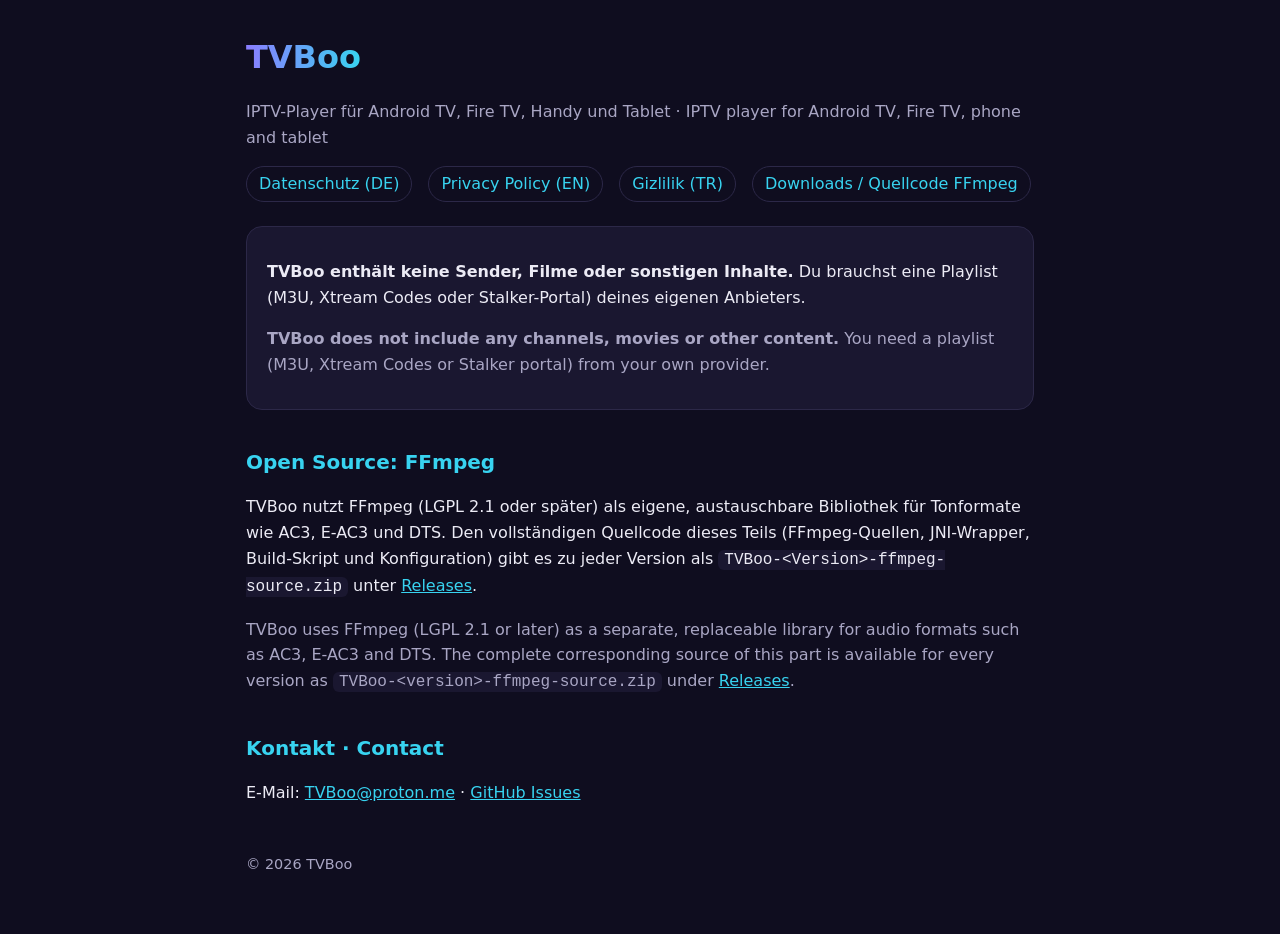
<file: index.html>
<!doctype html>
<html lang="de">
<head>
<meta charset="utf-8">
<meta name="viewport" content="width=device-width, initial-scale=1">
<title>TVBoo</title>
<link rel="stylesheet" href="style.css">
</head>
<body>
<main>
  <h1><span>TVBoo</span></h1>
  <p class="dim">IPTV-Player für Android TV, Fire TV, Handy und Tablet · IPTV player for Android TV, Fire TV, phone and tablet</p>

  <nav>
    <a href="datenschutz.html">Datenschutz (DE)</a>
    <a href="privacy.html">Privacy Policy (EN)</a>
    <a href="gizlilik.html">Gizlilik (TR)</a>
    <a href="https://github.com/AbuTvboo/tvboo/releases">Downloads / Quellcode FFmpeg</a>
  </nav>

  <div class="card">
    <p><strong>TVBoo enthält keine Sender, Filme oder sonstigen Inhalte.</strong> Du brauchst eine Playlist (M3U, Xtream Codes oder Stalker-Portal) deines eigenen Anbieters.</p>
    <p class="dim"><strong>TVBoo does not include any channels, movies or other content.</strong> You need a playlist (M3U, Xtream Codes or Stalker portal) from your own provider.</p>
  </div>

  <h2>Open Source: FFmpeg</h2>
  <p>TVBoo nutzt FFmpeg (LGPL 2.1 oder später) als eigene, austauschbare Bibliothek für Tonformate wie AC3, E-AC3 und DTS. Den vollständigen Quellcode dieses Teils (FFmpeg-Quellen, JNI-Wrapper, Build-Skript und Konfiguration) gibt es zu jeder Version als <code>TVBoo-&lt;Version&gt;-ffmpeg-source.zip</code> unter <a href="https://github.com/AbuTvboo/tvboo/releases">Releases</a>.</p>
  <p class="dim">TVBoo uses FFmpeg (LGPL 2.1 or later) as a separate, replaceable library for audio formats such as AC3, E-AC3 and DTS. The complete corresponding source of this part is available for every version as <code>TVBoo-&lt;version&gt;-ffmpeg-source.zip</code> under <a href="https://github.com/AbuTvboo/tvboo/releases">Releases</a>.</p>

  <h2>Kontakt · Contact</h2>
  <p>E-Mail: <a class="mail" data-u="TVBoo" data-d="proton.me">TVBoo [at] proton.me</a> · <a href="https://github.com/AbuTvboo/tvboo/issues">GitHub Issues</a></p>

  <footer>© 2026 TVBoo</footer>
</main>
<script src="mail.js"></script>
</body>
</html>
</file>
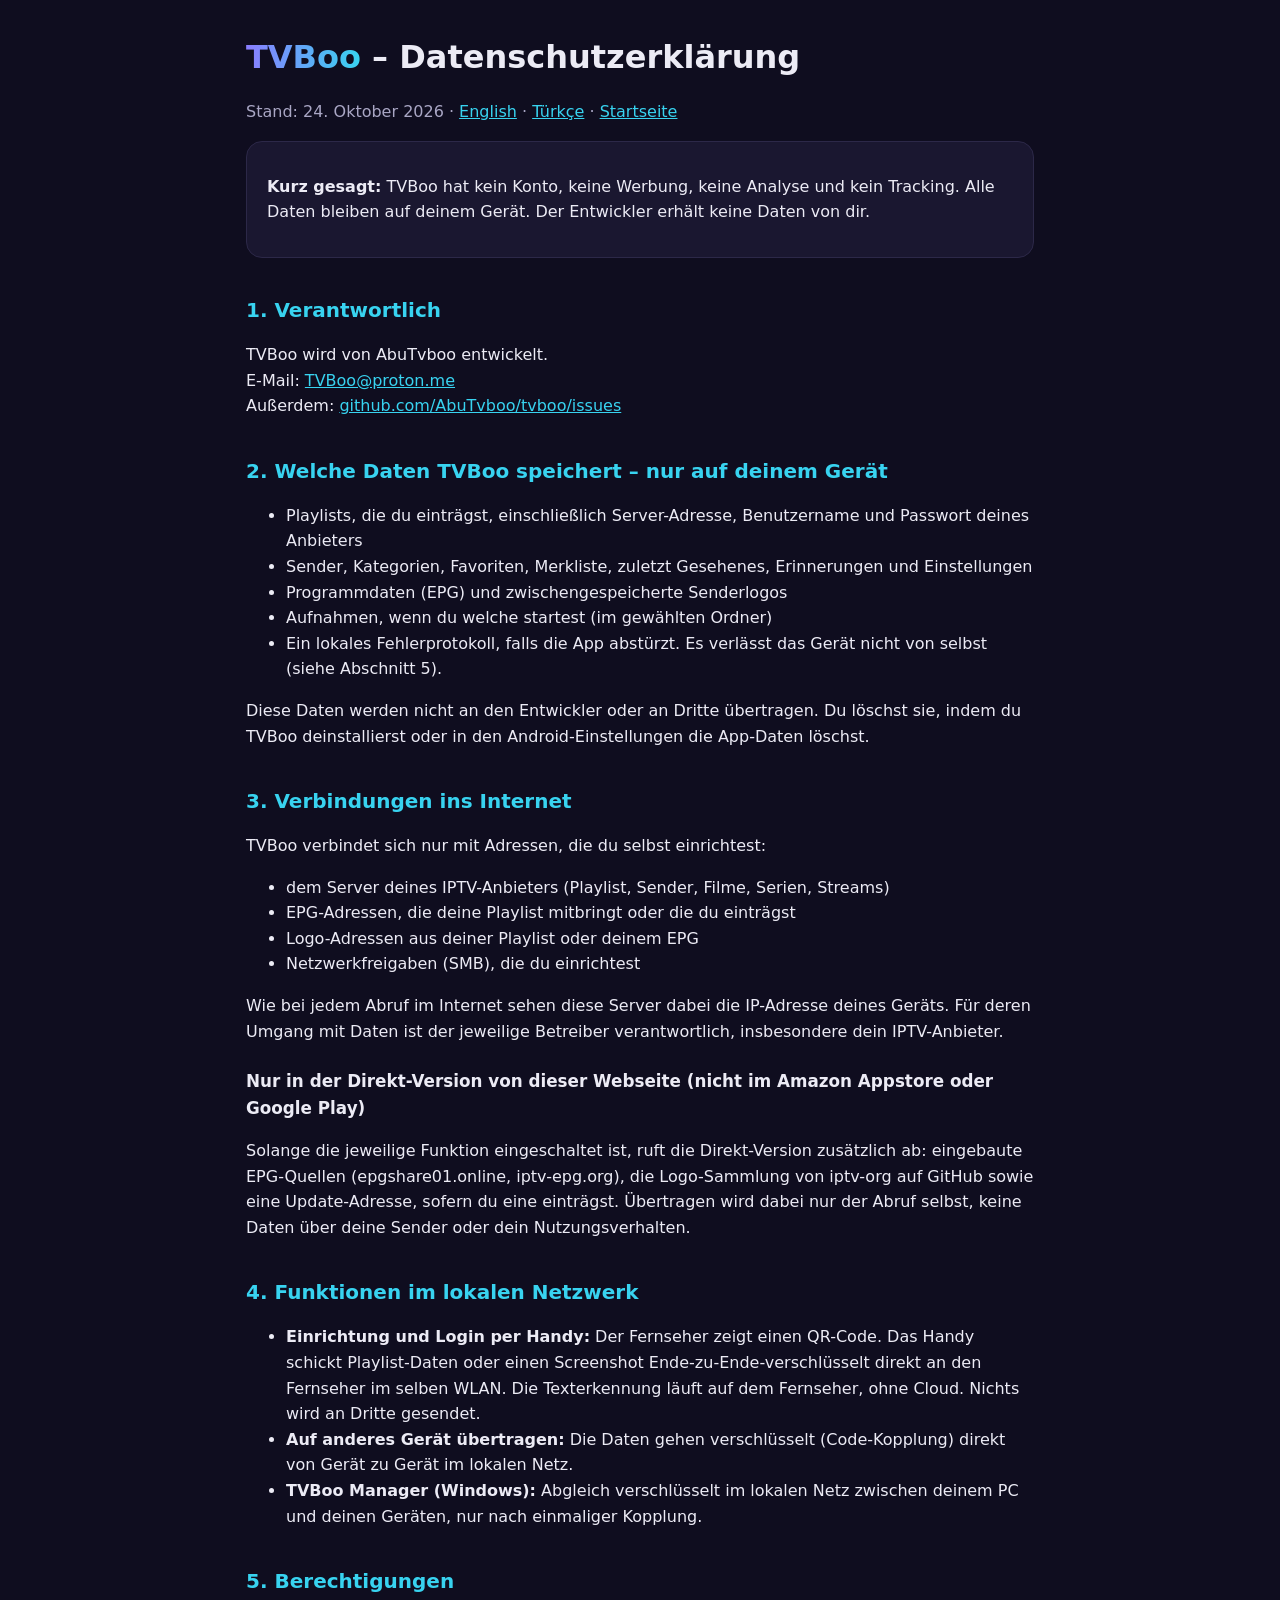
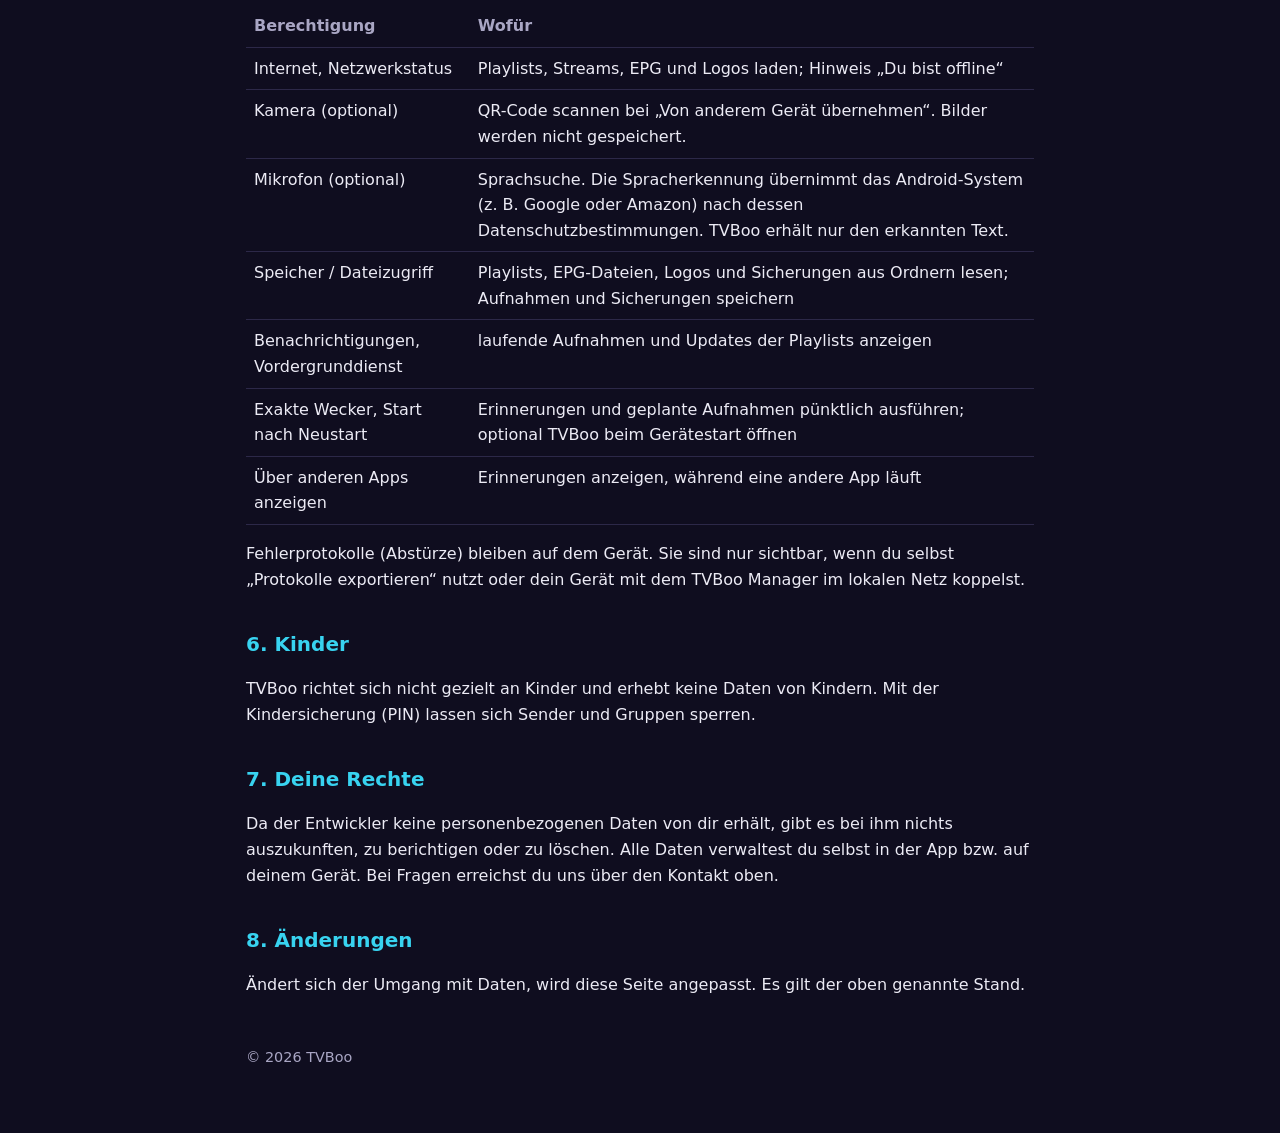
<file: datenschutz.html>
<!doctype html>
<html lang="de">
<head>
<meta charset="utf-8">
<meta name="viewport" content="width=device-width, initial-scale=1">
<title>TVBoo Datenschutz</title>
<link rel="stylesheet" href="style.css">
</head>
<body>
<main>
  <h1><span>TVBoo</span> – Datenschutzerklärung</h1>
  <p class="dim">Stand: 24. Oktober 2026 · <a href="privacy.html">English</a> · <a href="gizlilik.html">Türkçe</a> · <a href="index.html">Startseite</a></p>

  <div class="card">
    <p><strong>Kurz gesagt:</strong> TVBoo hat kein Konto, keine Werbung, keine Analyse und kein Tracking. Alle Daten bleiben auf deinem Gerät. Der Entwickler erhält keine Daten von dir.</p>
  </div>

  <h2>1. Verantwortlich</h2>
  <p>TVBoo wird von AbuTvboo entwickelt.<br>E-Mail: <a class="mail" data-u="TVBoo" data-d="proton.me">TVBoo [at] proton.me</a><br>Außerdem: <a href="https://github.com/AbuTvboo/tvboo/issues">github.com/AbuTvboo/tvboo/issues</a></p>

  <h2>2. Welche Daten TVBoo speichert – nur auf deinem Gerät</h2>
  <ul>
    <li>Playlists, die du einträgst, einschließlich Server-Adresse, Benutzername und Passwort deines Anbieters</li>
    <li>Sender, Kategorien, Favoriten, Merkliste, zuletzt Gesehenes, Erinnerungen und Einstellungen</li>
    <li>Programmdaten (EPG) und zwischengespeicherte Senderlogos</li>
    <li>Aufnahmen, wenn du welche startest (im gewählten Ordner)</li>
    <li>Ein lokales Fehlerprotokoll, falls die App abstürzt. Es verlässt das Gerät nicht von selbst (siehe Abschnitt 5).</li>
  </ul>
  <p>Diese Daten werden nicht an den Entwickler oder an Dritte übertragen. Du löschst sie, indem du TVBoo deinstallierst oder in den Android-Einstellungen die App-Daten löschst.</p>

  <h2>3. Verbindungen ins Internet</h2>
  <p>TVBoo verbindet sich nur mit Adressen, die du selbst einrichtest:</p>
  <ul>
    <li>dem Server deines IPTV-Anbieters (Playlist, Sender, Filme, Serien, Streams)</li>
    <li>EPG-Adressen, die deine Playlist mitbringt oder die du einträgst</li>
    <li>Logo-Adressen aus deiner Playlist oder deinem EPG</li>
    <li>Netzwerkfreigaben (SMB), die du einrichtest</li>
  </ul>
  <p>Wie bei jedem Abruf im Internet sehen diese Server dabei die IP-Adresse deines Geräts. Für deren Umgang mit Daten ist der jeweilige Betreiber verantwortlich, insbesondere dein IPTV-Anbieter.</p>
  <h3>Nur in der Direkt-Version von dieser Webseite (nicht im Amazon Appstore oder Google Play)</h3>
  <p>Solange die jeweilige Funktion eingeschaltet ist, ruft die Direkt-Version zusätzlich ab: eingebaute EPG-Quellen (epgshare01.online, iptv-epg.org), die Logo-Sammlung von iptv-org auf GitHub sowie eine Update-Adresse, sofern du eine einträgst. Übertragen wird dabei nur der Abruf selbst, keine Daten über deine Sender oder dein Nutzungsverhalten.</p>

  <h2>4. Funktionen im lokalen Netzwerk</h2>
  <ul>
    <li><strong>Einrichtung und Login per Handy:</strong> Der Fernseher zeigt einen QR-Code. Das Handy schickt Playlist-Daten oder einen Screenshot Ende-zu-Ende-verschlüsselt direkt an den Fernseher im selben WLAN. Die Texterkennung läuft auf dem Fernseher, ohne Cloud. Nichts wird an Dritte gesendet.</li>
    <li><strong>Auf anderes Gerät übertragen:</strong> Die Daten gehen verschlüsselt (Code-Kopplung) direkt von Gerät zu Gerät im lokalen Netz.</li>
    <li><strong>TVBoo Manager (Windows):</strong> Abgleich verschlüsselt im lokalen Netz zwischen deinem PC und deinen Geräten, nur nach einmaliger Kopplung.</li>
  </ul>

  <h2>5. Berechtigungen</h2>
  <table>
    <tr><th>Berechtigung</th><th>Wofür</th></tr>
    <tr><td>Internet, Netzwerkstatus</td><td>Playlists, Streams, EPG und Logos laden; Hinweis „Du bist offline“</td></tr>
    <tr><td>Kamera (optional)</td><td>QR-Code scannen bei „Von anderem Gerät übernehmen“. Bilder werden nicht gespeichert.</td></tr>
    <tr><td>Mikrofon (optional)</td><td>Sprachsuche. Die Spracherkennung übernimmt das Android-System (z. B. Google oder Amazon) nach dessen Datenschutzbestimmungen. TVBoo erhält nur den erkannten Text.</td></tr>
    <tr><td>Speicher / Dateizugriff</td><td>Playlists, EPG-Dateien, Logos und Sicherungen aus Ordnern lesen; Aufnahmen und Sicherungen speichern</td></tr>
    <tr><td>Benachrichtigungen, Vordergrunddienst</td><td>laufende Aufnahmen und Updates der Playlists anzeigen</td></tr>
    <tr><td>Exakte Wecker, Start nach Neustart</td><td>Erinnerungen und geplante Aufnahmen pünktlich ausführen; optional TVBoo beim Gerätestart öffnen</td></tr>
    <tr><td>Über anderen Apps anzeigen</td><td>Erinnerungen anzeigen, während eine andere App läuft</td></tr>
  </table>
  <p>Fehlerprotokolle (Abstürze) bleiben auf dem Gerät. Sie sind nur sichtbar, wenn du selbst „Protokolle exportieren“ nutzt oder dein Gerät mit dem TVBoo Manager im lokalen Netz koppelst.</p>

  <h2>6. Kinder</h2>
  <p>TVBoo richtet sich nicht gezielt an Kinder und erhebt keine Daten von Kindern. Mit der Kindersicherung (PIN) lassen sich Sender und Gruppen sperren.</p>

  <h2>7. Deine Rechte</h2>
  <p>Da der Entwickler keine personenbezogenen Daten von dir erhält, gibt es bei ihm nichts auszukunften, zu berichtigen oder zu löschen. Alle Daten verwaltest du selbst in der App bzw. auf deinem Gerät. Bei Fragen erreichst du uns über den Kontakt oben.</p>

  <h2>8. Änderungen</h2>
  <p>Ändert sich der Umgang mit Daten, wird diese Seite angepasst. Es gilt der oben genannte Stand.</p>

  <footer>© 2026 TVBoo</footer>
</main>
<script src="mail.js"></script>
</body>
</html>
</file>
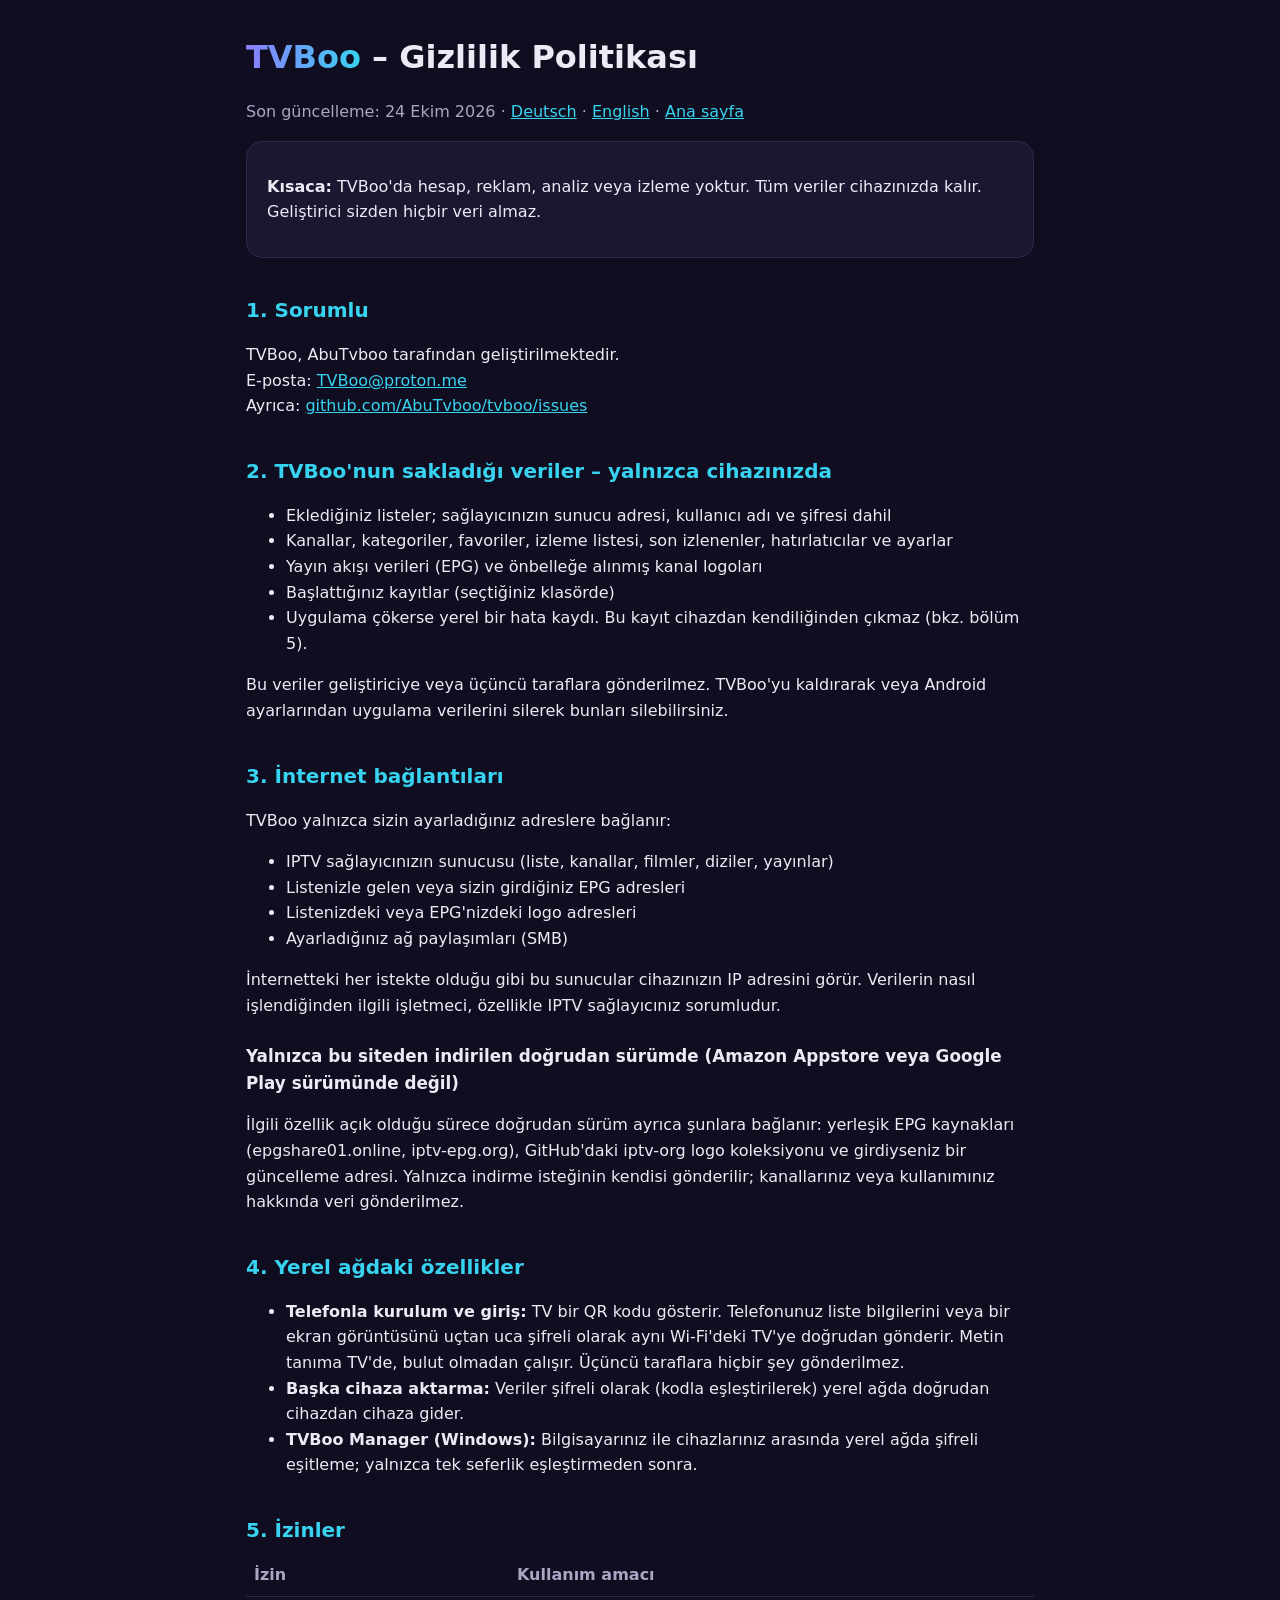
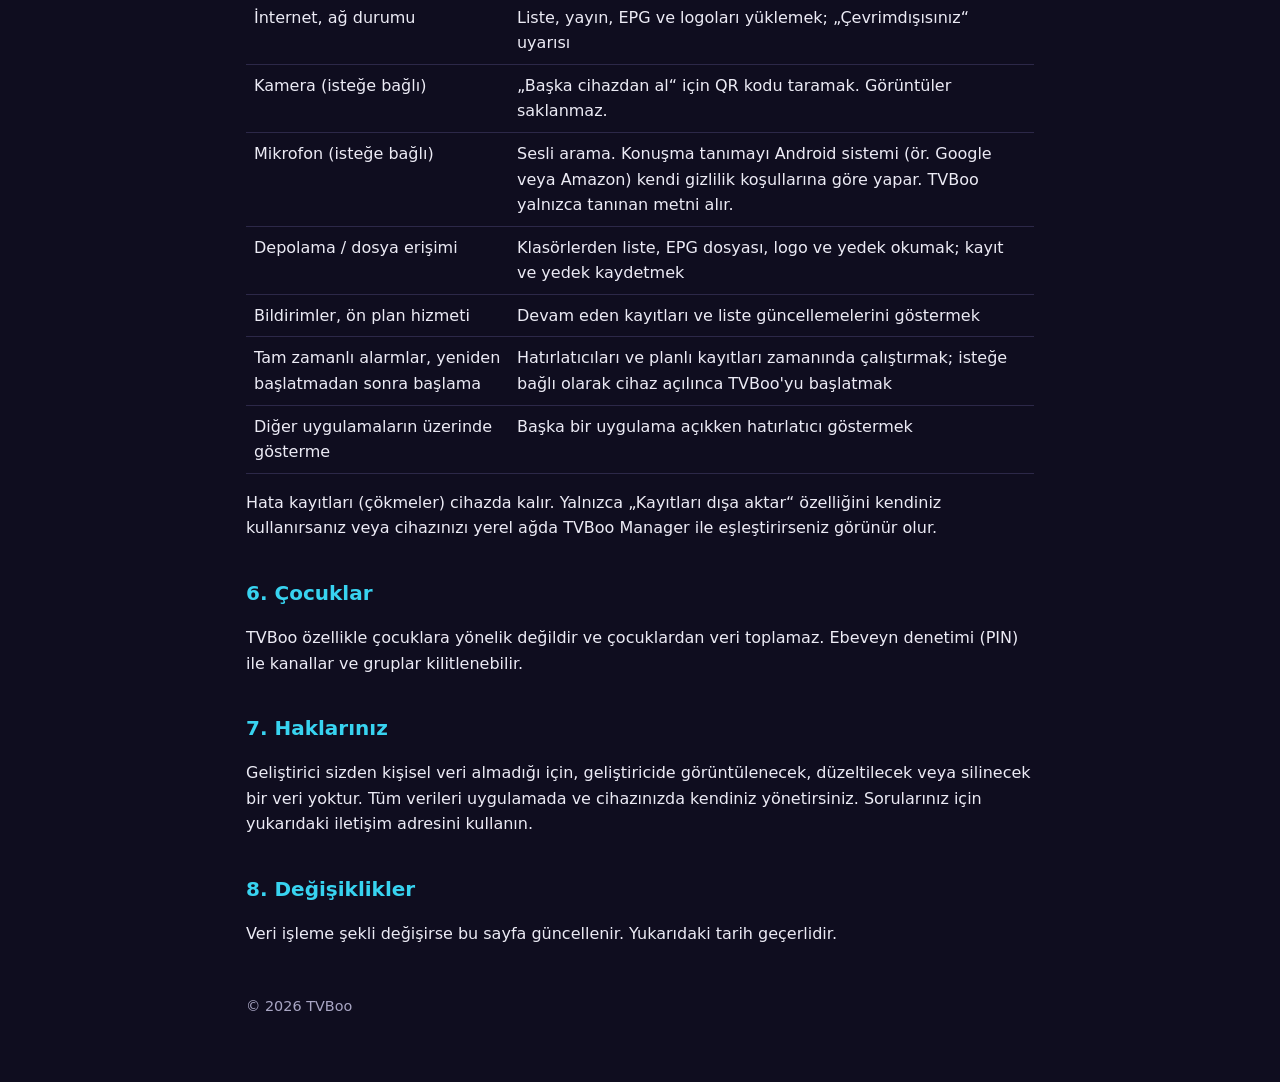
<file: gizlilik.html>
<!doctype html>
<html lang="tr">
<head>
<meta charset="utf-8">
<meta name="viewport" content="width=device-width, initial-scale=1">
<title>TVBoo Gizlilik</title>
<link rel="stylesheet" href="style.css">
</head>
<body>
<main>
  <h1><span>TVBoo</span> – Gizlilik Politikası</h1>
  <p class="dim">Son güncelleme: 24 Ekim 2026 · <a href="datenschutz.html">Deutsch</a> · <a href="privacy.html">English</a> · <a href="index.html">Ana sayfa</a></p>

  <div class="card">
    <p><strong>Kısaca:</strong> TVBoo'da hesap, reklam, analiz veya izleme yoktur. Tüm veriler cihazınızda kalır. Geliştirici sizden hiçbir veri almaz.</p>
  </div>

  <h2>1. Sorumlu</h2>
  <p>TVBoo, AbuTvboo tarafından geliştirilmektedir.<br>E-posta: <a class="mail" data-u="TVBoo" data-d="proton.me">TVBoo [at] proton.me</a><br>Ayrıca: <a href="https://github.com/AbuTvboo/tvboo/issues">github.com/AbuTvboo/tvboo/issues</a></p>

  <h2>2. TVBoo'nun sakladığı veriler – yalnızca cihazınızda</h2>
  <ul>
    <li>Eklediğiniz listeler; sağlayıcınızın sunucu adresi, kullanıcı adı ve şifresi dahil</li>
    <li>Kanallar, kategoriler, favoriler, izleme listesi, son izlenenler, hatırlatıcılar ve ayarlar</li>
    <li>Yayın akışı verileri (EPG) ve önbelleğe alınmış kanal logoları</li>
    <li>Başlattığınız kayıtlar (seçtiğiniz klasörde)</li>
    <li>Uygulama çökerse yerel bir hata kaydı. Bu kayıt cihazdan kendiliğinden çıkmaz (bkz. bölüm 5).</li>
  </ul>
  <p>Bu veriler geliştiriciye veya üçüncü taraflara gönderilmez. TVBoo'yu kaldırarak veya Android ayarlarından uygulama verilerini silerek bunları silebilirsiniz.</p>

  <h2>3. İnternet bağlantıları</h2>
  <p>TVBoo yalnızca sizin ayarladığınız adreslere bağlanır:</p>
  <ul>
    <li>IPTV sağlayıcınızın sunucusu (liste, kanallar, filmler, diziler, yayınlar)</li>
    <li>Listenizle gelen veya sizin girdiğiniz EPG adresleri</li>
    <li>Listenizdeki veya EPG'nizdeki logo adresleri</li>
    <li>Ayarladığınız ağ paylaşımları (SMB)</li>
  </ul>
  <p>İnternetteki her istekte olduğu gibi bu sunucular cihazınızın IP adresini görür. Verilerin nasıl işlendiğinden ilgili işletmeci, özellikle IPTV sağlayıcınız sorumludur.</p>
  <h3>Yalnızca bu siteden indirilen doğrudan sürümde (Amazon Appstore veya Google Play sürümünde değil)</h3>
  <p>İlgili özellik açık olduğu sürece doğrudan sürüm ayrıca şunlara bağlanır: yerleşik EPG kaynakları (epgshare01.online, iptv-epg.org), GitHub'daki iptv-org logo koleksiyonu ve girdiyseniz bir güncelleme adresi. Yalnızca indirme isteğinin kendisi gönderilir; kanallarınız veya kullanımınız hakkında veri gönderilmez.</p>

  <h2>4. Yerel ağdaki özellikler</h2>
  <ul>
    <li><strong>Telefonla kurulum ve giriş:</strong> TV bir QR kodu gösterir. Telefonunuz liste bilgilerini veya bir ekran görüntüsünü uçtan uca şifreli olarak aynı Wi-Fi'deki TV'ye doğrudan gönderir. Metin tanıma TV'de, bulut olmadan çalışır. Üçüncü taraflara hiçbir şey gönderilmez.</li>
    <li><strong>Başka cihaza aktarma:</strong> Veriler şifreli olarak (kodla eşleştirilerek) yerel ağda doğrudan cihazdan cihaza gider.</li>
    <li><strong>TVBoo Manager (Windows):</strong> Bilgisayarınız ile cihazlarınız arasında yerel ağda şifreli eşitleme; yalnızca tek seferlik eşleştirmeden sonra.</li>
  </ul>

  <h2>5. İzinler</h2>
  <table>
    <tr><th>İzin</th><th>Kullanım amacı</th></tr>
    <tr><td>İnternet, ağ durumu</td><td>Liste, yayın, EPG ve logoları yüklemek; „Çevrimdışısınız“ uyarısı</td></tr>
    <tr><td>Kamera (isteğe bağlı)</td><td>„Başka cihazdan al“ için QR kodu taramak. Görüntüler saklanmaz.</td></tr>
    <tr><td>Mikrofon (isteğe bağlı)</td><td>Sesli arama. Konuşma tanımayı Android sistemi (ör. Google veya Amazon) kendi gizlilik koşullarına göre yapar. TVBoo yalnızca tanınan metni alır.</td></tr>
    <tr><td>Depolama / dosya erişimi</td><td>Klasörlerden liste, EPG dosyası, logo ve yedek okumak; kayıt ve yedek kaydetmek</td></tr>
    <tr><td>Bildirimler, ön plan hizmeti</td><td>Devam eden kayıtları ve liste güncellemelerini göstermek</td></tr>
    <tr><td>Tam zamanlı alarmlar, yeniden başlatmadan sonra başlama</td><td>Hatırlatıcıları ve planlı kayıtları zamanında çalıştırmak; isteğe bağlı olarak cihaz açılınca TVBoo'yu başlatmak</td></tr>
    <tr><td>Diğer uygulamaların üzerinde gösterme</td><td>Başka bir uygulama açıkken hatırlatıcı göstermek</td></tr>
  </table>
  <p>Hata kayıtları (çökmeler) cihazda kalır. Yalnızca „Kayıtları dışa aktar“ özelliğini kendiniz kullanırsanız veya cihazınızı yerel ağda TVBoo Manager ile eşleştirirseniz görünür olur.</p>

  <h2>6. Çocuklar</h2>
  <p>TVBoo özellikle çocuklara yönelik değildir ve çocuklardan veri toplamaz. Ebeveyn denetimi (PIN) ile kanallar ve gruplar kilitlenebilir.</p>

  <h2>7. Haklarınız</h2>
  <p>Geliştirici sizden kişisel veri almadığı için, geliştiricide görüntülenecek, düzeltilecek veya silinecek bir veri yoktur. Tüm verileri uygulamada ve cihazınızda kendiniz yönetirsiniz. Sorularınız için yukarıdaki iletişim adresini kullanın.</p>

  <h2>8. Değişiklikler</h2>
  <p>Veri işleme şekli değişirse bu sayfa güncellenir. Yukarıdaki tarih geçerlidir.</p>

  <footer>© 2026 TVBoo</footer>
</main>
<script src="mail.js"></script>
</body>
</html>
</file>
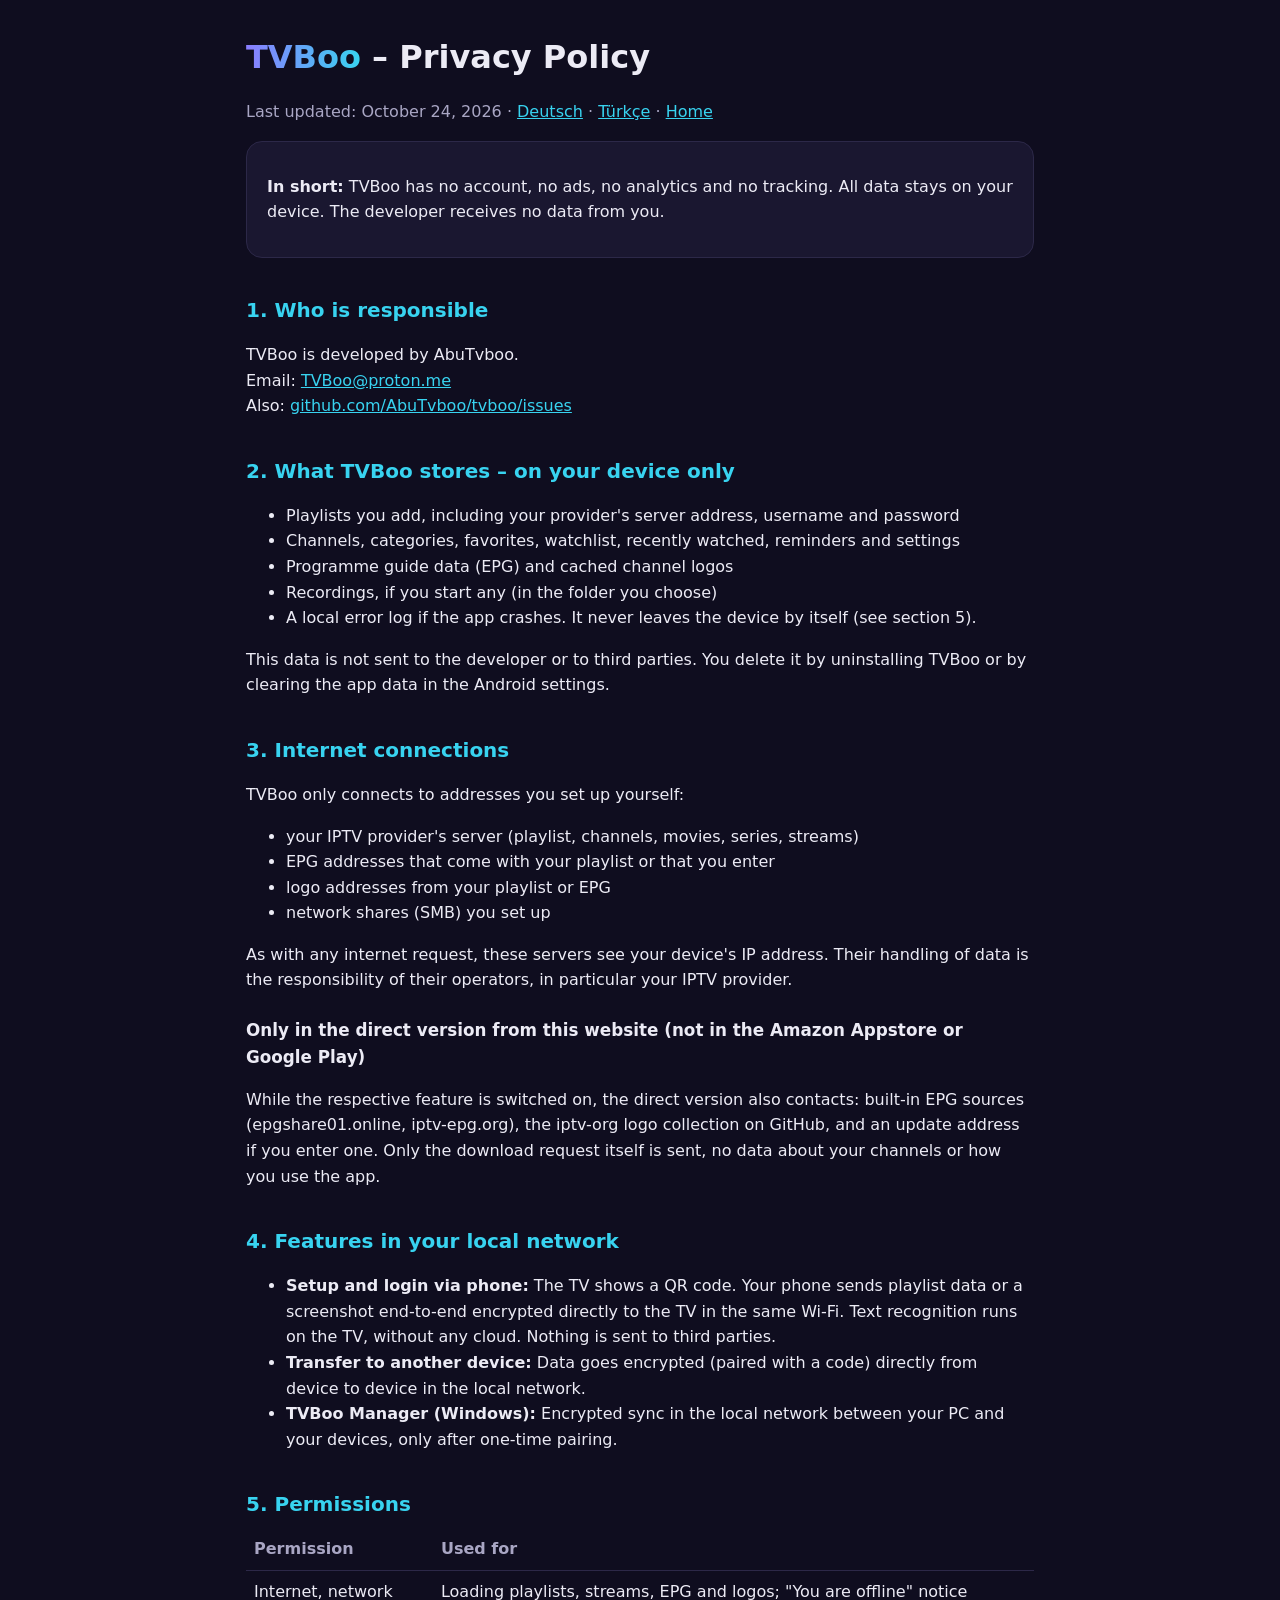
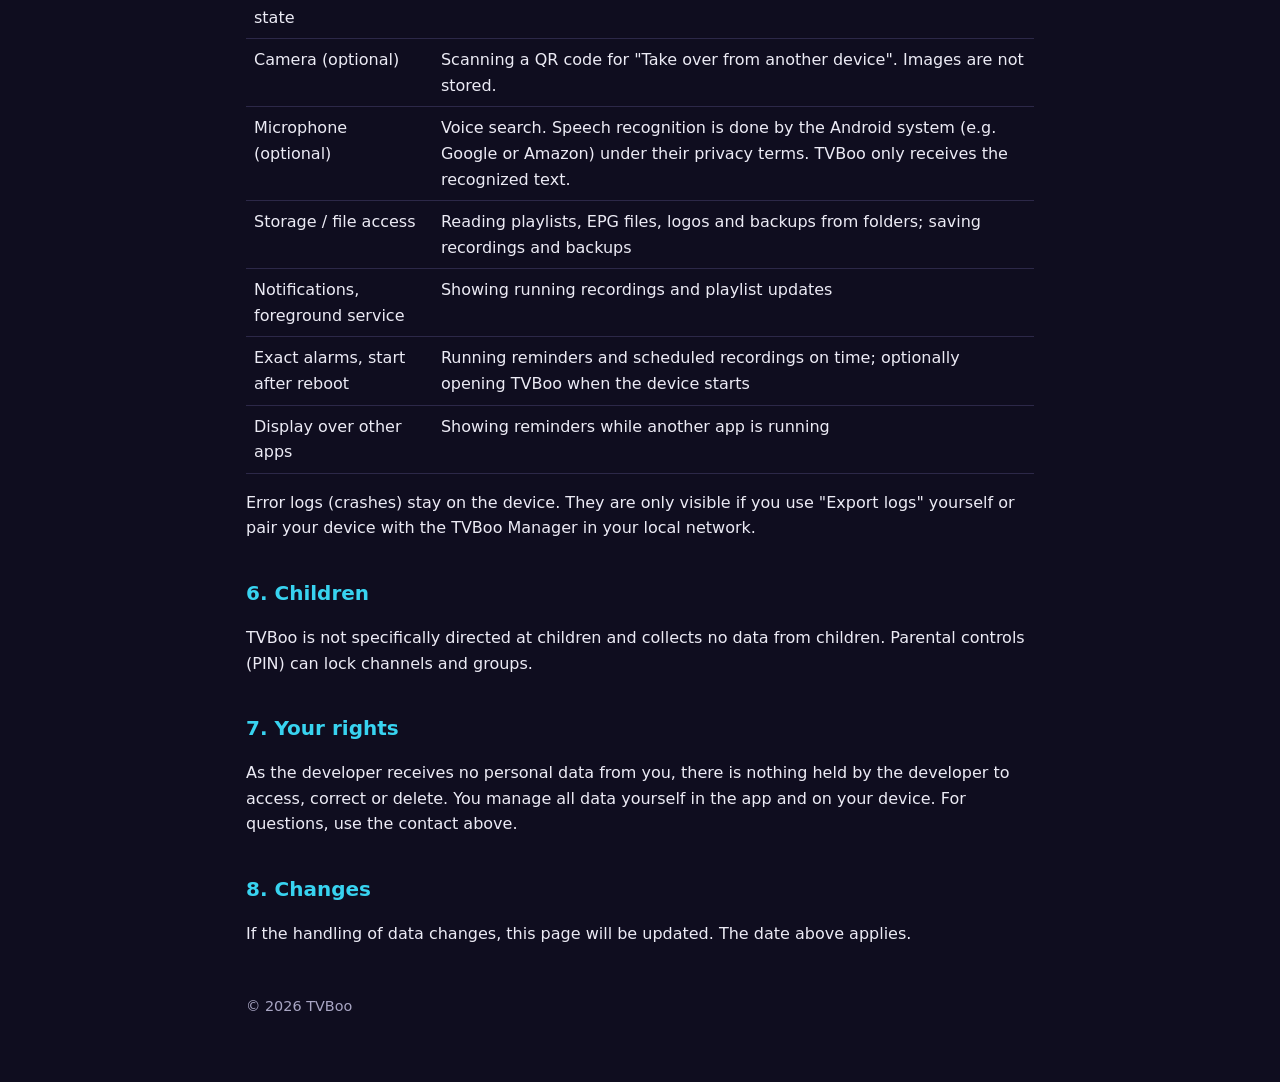
<file: privacy.html>
<!doctype html>
<html lang="en">
<head>
<meta charset="utf-8">
<meta name="viewport" content="width=device-width, initial-scale=1">
<title>TVBoo Privacy Policy</title>
<link rel="stylesheet" href="style.css">
</head>
<body>
<main>
  <h1><span>TVBoo</span> – Privacy Policy</h1>
  <p class="dim">Last updated: October 24, 2026 · <a href="datenschutz.html">Deutsch</a> · <a href="gizlilik.html">Türkçe</a> · <a href="index.html">Home</a></p>

  <div class="card">
    <p><strong>In short:</strong> TVBoo has no account, no ads, no analytics and no tracking. All data stays on your device. The developer receives no data from you.</p>
  </div>

  <h2>1. Who is responsible</h2>
  <p>TVBoo is developed by AbuTvboo.<br>Email: <a class="mail" data-u="TVBoo" data-d="proton.me">TVBoo [at] proton.me</a><br>Also: <a href="https://github.com/AbuTvboo/tvboo/issues">github.com/AbuTvboo/tvboo/issues</a></p>

  <h2>2. What TVBoo stores – on your device only</h2>
  <ul>
    <li>Playlists you add, including your provider's server address, username and password</li>
    <li>Channels, categories, favorites, watchlist, recently watched, reminders and settings</li>
    <li>Programme guide data (EPG) and cached channel logos</li>
    <li>Recordings, if you start any (in the folder you choose)</li>
    <li>A local error log if the app crashes. It never leaves the device by itself (see section 5).</li>
  </ul>
  <p>This data is not sent to the developer or to third parties. You delete it by uninstalling TVBoo or by clearing the app data in the Android settings.</p>

  <h2>3. Internet connections</h2>
  <p>TVBoo only connects to addresses you set up yourself:</p>
  <ul>
    <li>your IPTV provider's server (playlist, channels, movies, series, streams)</li>
    <li>EPG addresses that come with your playlist or that you enter</li>
    <li>logo addresses from your playlist or EPG</li>
    <li>network shares (SMB) you set up</li>
  </ul>
  <p>As with any internet request, these servers see your device's IP address. Their handling of data is the responsibility of their operators, in particular your IPTV provider.</p>
  <h3>Only in the direct version from this website (not in the Amazon Appstore or Google Play)</h3>
  <p>While the respective feature is switched on, the direct version also contacts: built-in EPG sources (epgshare01.online, iptv-epg.org), the iptv-org logo collection on GitHub, and an update address if you enter one. Only the download request itself is sent, no data about your channels or how you use the app.</p>

  <h2>4. Features in your local network</h2>
  <ul>
    <li><strong>Setup and login via phone:</strong> The TV shows a QR code. Your phone sends playlist data or a screenshot end-to-end encrypted directly to the TV in the same Wi-Fi. Text recognition runs on the TV, without any cloud. Nothing is sent to third parties.</li>
    <li><strong>Transfer to another device:</strong> Data goes encrypted (paired with a code) directly from device to device in the local network.</li>
    <li><strong>TVBoo Manager (Windows):</strong> Encrypted sync in the local network between your PC and your devices, only after one-time pairing.</li>
  </ul>

  <h2>5. Permissions</h2>
  <table>
    <tr><th>Permission</th><th>Used for</th></tr>
    <tr><td>Internet, network state</td><td>Loading playlists, streams, EPG and logos; "You are offline" notice</td></tr>
    <tr><td>Camera (optional)</td><td>Scanning a QR code for "Take over from another device". Images are not stored.</td></tr>
    <tr><td>Microphone (optional)</td><td>Voice search. Speech recognition is done by the Android system (e.g. Google or Amazon) under their privacy terms. TVBoo only receives the recognized text.</td></tr>
    <tr><td>Storage / file access</td><td>Reading playlists, EPG files, logos and backups from folders; saving recordings and backups</td></tr>
    <tr><td>Notifications, foreground service</td><td>Showing running recordings and playlist updates</td></tr>
    <tr><td>Exact alarms, start after reboot</td><td>Running reminders and scheduled recordings on time; optionally opening TVBoo when the device starts</td></tr>
    <tr><td>Display over other apps</td><td>Showing reminders while another app is running</td></tr>
  </table>
  <p>Error logs (crashes) stay on the device. They are only visible if you use "Export logs" yourself or pair your device with the TVBoo Manager in your local network.</p>

  <h2>6. Children</h2>
  <p>TVBoo is not specifically directed at children and collects no data from children. Parental controls (PIN) can lock channels and groups.</p>

  <h2>7. Your rights</h2>
  <p>As the developer receives no personal data from you, there is nothing held by the developer to access, correct or delete. You manage all data yourself in the app and on your device. For questions, use the contact above.</p>

  <h2>8. Changes</h2>
  <p>If the handling of data changes, this page will be updated. The date above applies.</p>

  <footer>© 2026 TVBoo</footer>
</main>
<script src="mail.js"></script>
</body>
</html>
</file>
<file: style.css>
:root {
  --bg: #0f0d1f;
  --panel: #1a1730;
  --text: #ecebf5;
  --dim: #a9a6c4;
  --accent: #8a7dff;
  --accent2: #38d3f0;
  --line: #2c2848;
}
* { box-sizing: border-box; }
body {
  margin: 0;
  background: var(--bg);
  color: var(--text);
  font: 16px/1.6 system-ui, -apple-system, "Segoe UI", Roboto, sans-serif;
}
main { max-width: 820px; margin: 0 auto; padding: 32px 16px 64px; }
h1 { font-size: 2rem; margin: 0 0 4px; }
h1 span { background: linear-gradient(90deg, var(--accent), var(--accent2)); -webkit-background-clip: text; background-clip: text; color: transparent; }
h2 { font-size: 1.25rem; margin: 36px 0 8px; color: var(--accent2); }
h3 { font-size: 1.05rem; margin: 24px 0 6px; }
p, li { color: var(--text); }
.dim { color: var(--dim); }
a { color: var(--accent2); }
nav { display: flex; flex-wrap: wrap; gap: 8px 16px; margin: 16px 0 24px; }
nav a { text-decoration: none; padding: 4px 12px; border: 1px solid var(--line); border-radius: 999px; }
.card { background: var(--panel); border: 1px solid var(--line); border-radius: 16px; padding: 16px 20px; margin: 16px 0; }
table { border-collapse: collapse; width: 100%; margin: 8px 0; }
th, td { text-align: left; padding: 8px; border-bottom: 1px solid var(--line); vertical-align: top; }
th { color: var(--dim); font-weight: 600; }
code { background: var(--panel); padding: 1px 6px; border-radius: 6px; }
footer { margin-top: 48px; color: var(--dim); font-size: .9rem; }
</file>
